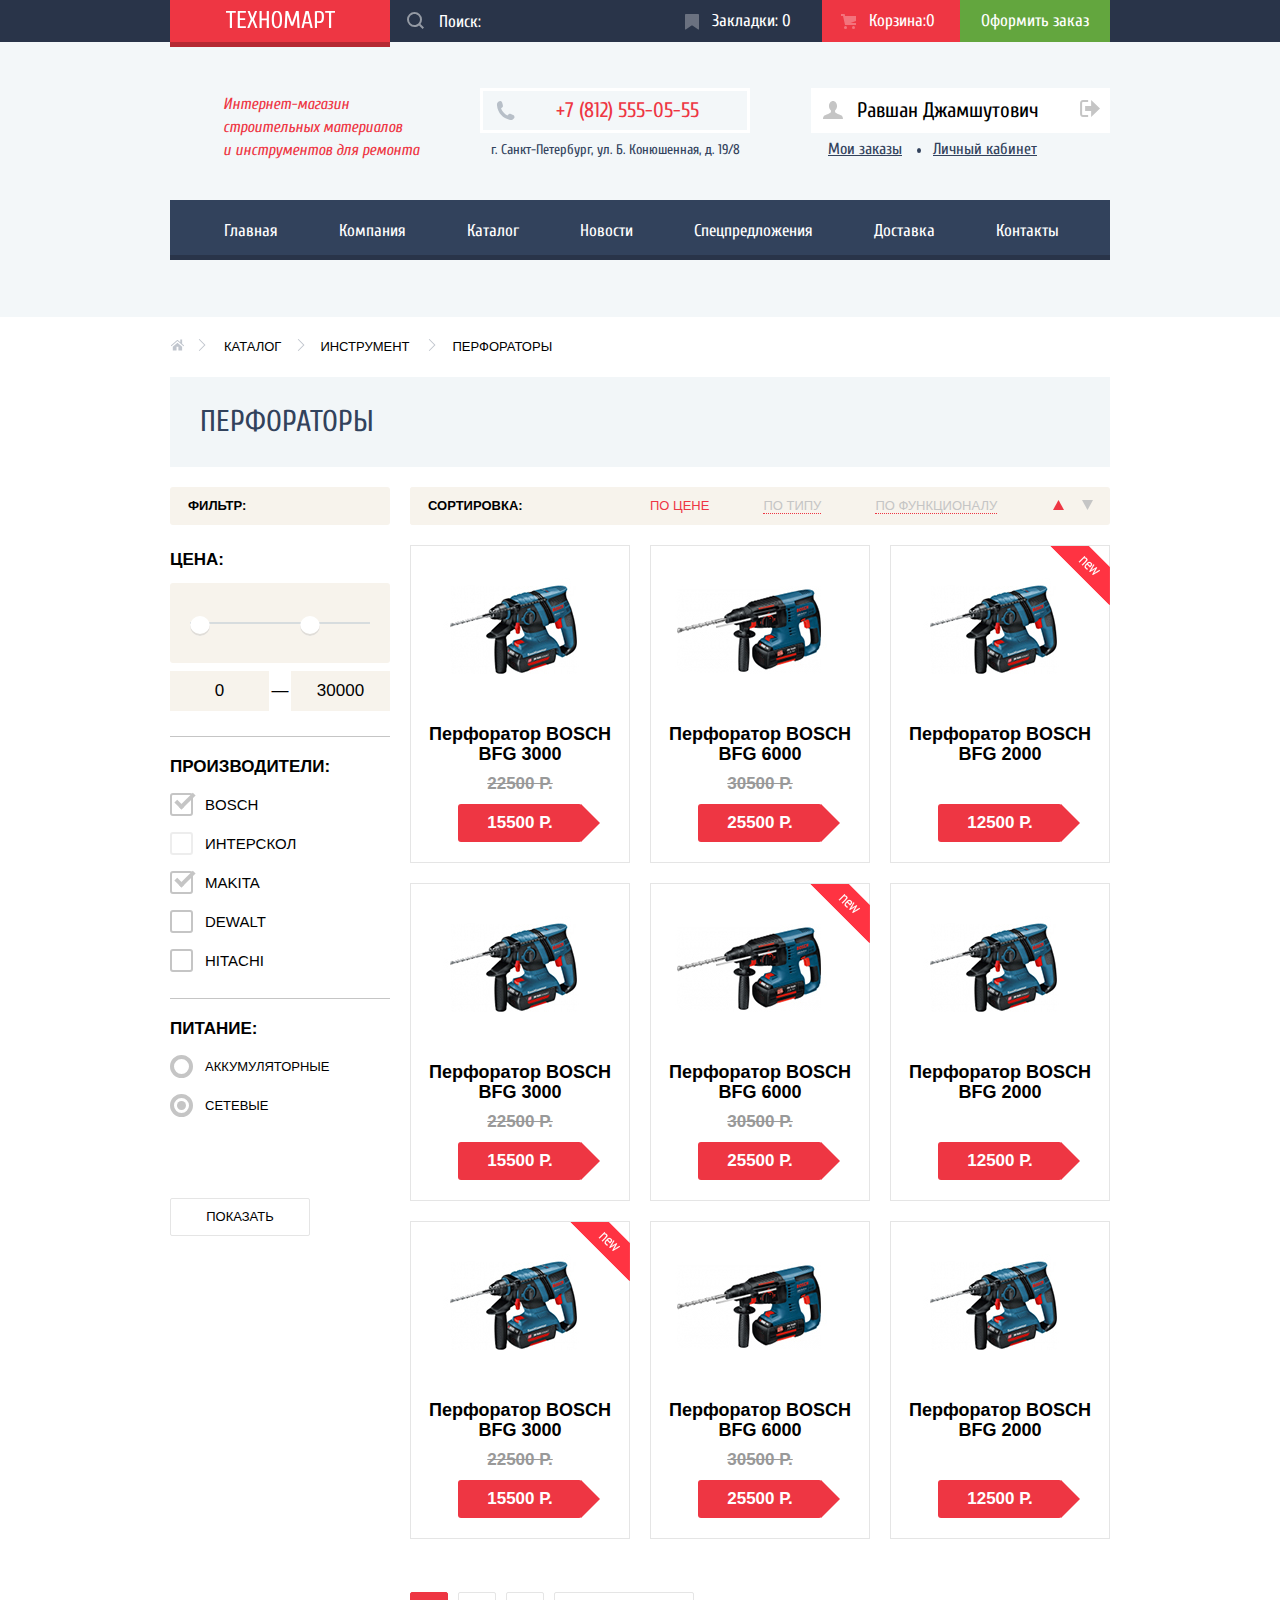
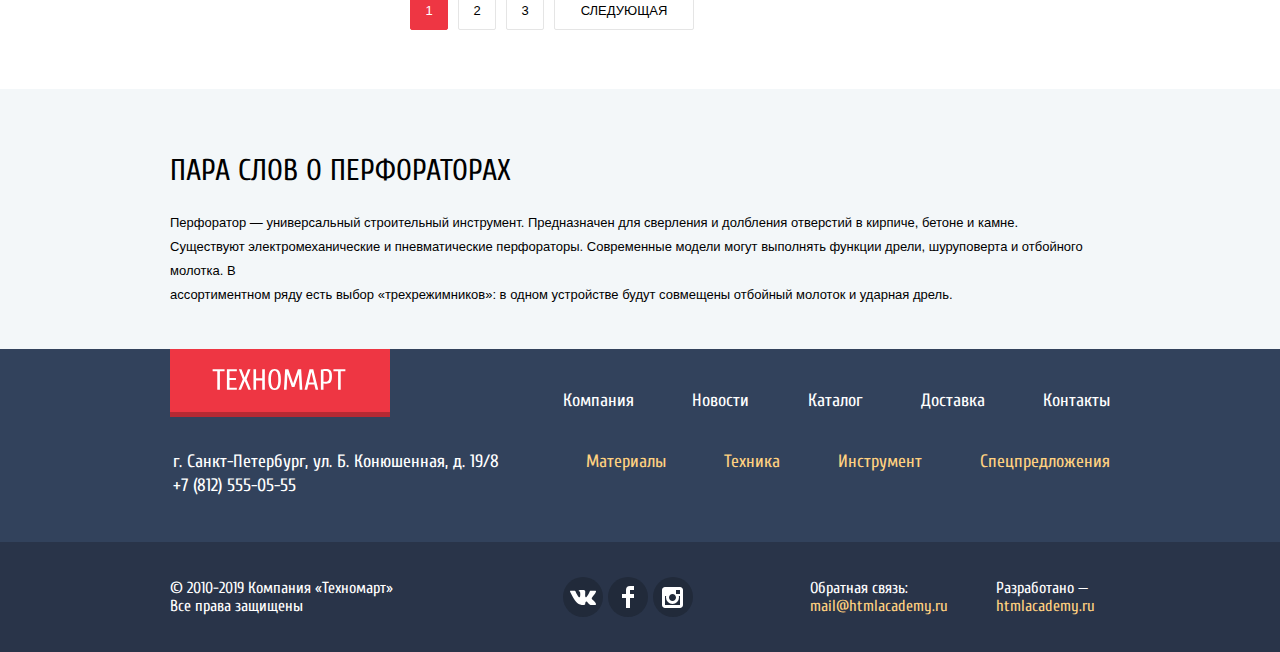
<file: catalog.html>
<!DOCTYPE html>
<html lang="ru">


<head class="head">
  <meta charset="utf-8">
  <title>Техномарт - каталог</title>
  <link href="https://fonts.googleapis.com/css?family=Cuprum:400,400i,700&display=swap&subset=cyrillic" rel="stylesheet">
  <link href="css/normalize.css" rel="stylesheet">
  <link href="css/style.min.css" rel="stylesheet">


  <!-- <link rel="stylesheet" href="https://code.jquery.com/ui/1.12.1/themes/base/jquery-ui.css">

  <script src="https://code.jquery.com/jquery-3.4.1.min.js" integrity="sha256-CSXorXvZcTkaix6Yvo6HppcZGetbYMGWSFlBw8HfCJo=" crossorigin="anonymous"></script>

  <script src="https://code.jquery.com/ui/1.12.1/jquery-ui.min.js" integrity="sha256-VazP97ZCwtekAsvgPBSUwPFKdrwD3unUfSGVYrahUqU=" crossorigin="anonymous"></script> -->

</head>

<body>
  <header>

    <div class="top-nav-container">
      <div class="top-nav">
        <a class="logo" href="index.html" title="На главную"> <img src="img/logo-technomart.svg" width="109" height="19" alt="Техномарт"> </a>

        <label class="search">
          <input type="search" placeholder="Поиск:" class="search-field">
          <svg class="icon-search" xmlns="http://www.w3.org/2000/svg" width="17" height="17" viewBox="0 0 17 17">
            <path fill="inherit"
              d="M17 15.586l-3.542-3.542A7.465 7.465 0 0 0 15 7.5 7.5 7.5 0 1 0 7.5 15c1.71 0 3.282-.579 4.544-1.542L15.586 17 17 15.586zM2 7.5C2 4.467 4.467 2 7.5 2 10.532 2 13 4.467 13 7.5c0 3.032-2.468 5.5-5.5 5.5A5.506 5.506 0 0 1 2 7.5z"/>
          </svg>

        </label>

        <ul class="user-nav">
          <li>
            <a href="#" class="user-nav-li">
              <svg class="icon-bookmark" xmlns="http://www.w3.org/2000/svg" width="14" height="16" viewBox="0 0 14 16">
                <path fill="inherit" d="M14 15c0 .55-.368.741-.818.426l-5.363-3.765c-.45-.315-1.187-.315-1.637 0L.818 15.426C.368 15.741 0 15.55 0 15V1c0-.55.45-1 1-1h12c.55 0 1 .45 1 1v14z" /></svg>
              Закладки: 0 </a>
          </li>
          <li>
            <a href="#" class="cart">
              <svg class="icon-cart" xmlns="http://www.w3.org/2000/svg" width="15" height="15" viewBox="0 0 15 15">
                <circle fill="#inherit" cx="4.5" cy="13.5" r="1.5" />
                <circle fill="#inherit" cx="12.5" cy="13.5" r="1.5" />
                <path fill="#inherit" d="M15 2H4.07l-.422-2H0v2h2.031l1.985 9H15V9H9.441L15 6.951z" /></svg>
              Корзина: <span class="cart-number"> 0 </span> </a> </li>
          <li> <a href="#" class="order"> Оформить заказ </a> </li>
        </ul>
      </div>
    </div>

    <div class="lightblue">
      <div class="login-container">

        <div class="description">
          Интернет-магазин <br>
          строительных материалов<br>
          и инструментов для ремонта
        </div>

        <div>
          <a href="tel:+78125550555" aria-label="Позвонить" class="border-phone"> <img src="img/icon-phone.svg" width="19" height="19" alt="Позвонить" class="icon-phone">+7 (812) 555-05-55</a>

          <div class="address"> г. Санкт-Петербург, ул. Б. Конюшенная, д. 19/8
          </div>
        </div>

        <div class="container-profile">

          <p class="login-name">
            <a href="#profile" class="user"> <svg class="icon-user" xmlns="http://www.w3.org/2000/svg" width="20" height="18" viewBox="0 0 20 18">
                <path fill="inherit"
                  d="M17.881 14.166c-2.144-.735-4.256-1.666-5.207-2.39-.657-.501-.77-1.618-.517-2.415 1.118-.903 1.864-2.477 1.864-4.278C14.021 2.276 12.221 0 10 0S5.979 2.276 5.979 5.083c0 1.801.746 3.374 1.863 4.277.253.798.141 1.915-.517 2.416-.95.724-3.063 1.654-5.207 2.39S0 18 0 18h20s.025-3.099-2.119-3.834z" />
              </svg> Равшан Джамшутович
            </a>
            <a href="#logout" class="logout"> <svg class="icon-logout" aria-label="Выйти" xmlns="http://www.w3.org/2000/svg" width="21" height="17" viewBox="0 0 21 17">
                <g fill="inherit">
                  <path fill="inherit" d="M21 8.5L12.125 0v6h-6v5h6v6z" />
                  <path fill="inherit" d="M3.106 13.952V3.048c.018-.376.171-1.057 1.01-1.057h5.027V0H4.116C1.938 0 1.112 1.81 1.087 3.027v10.946C1.112 15.189 1.938 17 4.116 17h5.027v-1.99H4.116c-.839 0-.992-.683-1.01-1.058z" />
                </g>
              </svg>
            </a>
          </p>

          <ul class="profile-list-underline">
            <li class="underline-orders"> <a href="#">Мои заказы</a></li>
            <li class="underline-2"> <a href="#">Личный кабинет </a> </li>
          </ul>
        </div>
      </div>

      <nav class="container-main-nav">
        <ul class="main-navigation">
          <li> <a class="main-nav-a" href="index.html"> Главная</a> </li>
          <li> <a class="main-nav-a" href="#"> Компания </a> </li>
          <li> <a>Каталог</a> </li>
          <li> <a class="main-nav-a" href="#">Новости</a> </li>
          <li> <a class="main-nav-a" href="#">Спецпредложения </a> </li>
          <li> <a class="main-nav-a" href="#"> Доставка </a></li>
          <li> <a class="main-nav-a" href="#">Контакты </a></li>
        </ul>
      </nav>
    </div>
  </header>

  <main>
    <div class="breadcrumb">
      <a href="index.html"><img class="icon-home" src="img/icon-home.svg" alt="На главную" title="На главную" width="14" height="12"> </a>
      <a href="catalog.html" class="crumb-catalog">Каталог</a>
      <a href="#" class="crumb-tools">Инструмент </a>
      <a class="crumb-drill">Перфораторы </a>
    </div>

    <h1 class="catalog-title"> Перфораторы </h1>

    <div class="container-main">

      <section>
        <h4 class="filter-heading"> Фильтр: </h4>
        <form class="filter" method="post" action="https://echo.htmlacademy.ru">

        <div class="price-container">
          <h2 class="filter-title-price"> Цена: </h2>

          <div class="range-field">
            <div id="slider-range">

              <div class="range-thumb-left">
              </div>
              <div class="range-thumb-right">
              </div>
            </div>
          </div>

          <div class="price-diap">
            <label>
              <input type="text" name="price-min" id="amount1" value="0" readonly>
            </label>
            <span>—</span>
            <label>
              <input type="text" name="price-max" id="amount2" value="30000" readonly>
            </label>
          </div>

        </div>

          <div>
            <h2 class="filter-title"> Производители: </h2>
            <ul class="filter-list">
              <li>
                <label class="checkbox"> <input class="checkbox-filter" type="checkbox" checked value="Bosch" name="Bosch"> <span class="checkbox__icon"></span> Bosch </label>
              </li>
              <li>
                <label class="checkbox"><input type="checkbox" value="Интерскол" name="Интерскол" disabled> <span class="checkbox__icon" > </span>Интерскол </label>
              </li>
              <li>
                <label class="checkbox"><input type="checkbox" value="Makita" name="Makita" checked> <span class="checkbox__icon" ></span> Makita </label>
              </li>
              <li>
                <label class="checkbox"> <input type="checkbox" value="Dewalt" name="Dewalt" ><span class="checkbox__icon"></span> Dewalt </label>
              </li>
              <li>
                <label class="checkbox"><input type="checkbox" value="Hitachi" name="Hitachi"><span class="checkbox__icon"></span> Hitachi </label>
              </li>
            </ul>
          </div>
          <div class="container-filter-radio">
            <h2 class="filter-title"> Питание: </h2>

            <ul class="filter-list">
              <li>
                <label class="radio"> <input type="radio" value="Аккумуляторные" name="radio"> <span class="radio__icon"> </span> Аккумуляторные </label>
              </li>
              <li>
                <label class="radio"> <input type="radio" value="Сетевые" name="radio" checked> <span class="radio__icon"> </span> Сетевые </label>
              </li>
            </ul>
          </div>
          <input type="submit" value="Показать" class="button-form">
        </form>
      </section>

      <div class="items-container">

        <div class="sorting-container">
          <h4 class="filter-heading"> Сортировка: </h4>
          <div class="sorting">
            <ul class="ul-sorting">
              <li> <a href="#" class="sort-price sorting-active"> По цене </a> </li>
              <li> <a href="#" class="sort-type sort-a">По типу </a></li>
              <li> <a href="#" class="sort-functional sort-a">По функционалу </a></li>
            </ul>
            <a class="ascending sorting-active" href="#" aria-label="По возрастанию" title="По возрастанию"> <svg xmlns="http://www.w3.org/2000/svg" width="11" height="10" viewBox="0 0 11 10">
                <path fill="inherit" d="M5.5 0L0 10h11z" /></svg> </a>

            <a class="icon-dir descending" href="#" aria-label="По убыванию" title="По возрастанию"> <svg xmlns="http://www.w3.org/2000/svg" width="11" height="10" viewBox="0 0 11 10">
                <path fill="inherit" d="M5.5 10L0 0h11" /></svg> </a>
          </div>
        </div>

        <section class="items">
          <h3 class="hidden">Товары </h3>

          <article class="item-card">
            <img class="perf" src="img/perf_1.jpg" alt="Перфоратор BOSCH BFG 3000" width="218" height="170" title="BFG 3000">
            <h3 class="item-text"> Перфоратор BOSCH <br> BFG 3000 </h3>
            <span class="old-price">22500 Р.</span>
            <span class="price">15500 Р.</span>
            <div class="buy-item">
              <button class="buy"> <img src="img/icon-cart.svg" width="15" height="15" class="icon-cart-buy" alt="Купить"> Купить </button>
              <button class="bookmark"> В закладки </button>
            </div>
          </article>

          <article class="item-card">
            <img class="perf" src="img/perf_2.jpg" alt="Перфоратор BOSCH BFG 6000" width="218" height="170" title="BFG 6000">
            <h3 class="item-text"> Перфоратор BOSCH <br>BFG 6000 </h3>
            <span class="old-price">30500 Р.</span>
            <span class="price">25500 Р.</span>
            <div class="buy-item">
              <button class="buy"> <img src="img/icon-cart.svg" width="15" height="15" class="icon-cart-buy" alt="Купить"> Купить </button>
              <button class="bookmark"> В закладки </button>
            </div>
          </article>

          <article class="item-card">
            <img src="img/new-flag.png" class="new-flag" width="60" height="59" alt="new">
            <img class="perf" src="img/perf_3.jpg" alt="Перфоратор BOSCH BFG 2000" width="218" height="170" title="BFG 2000">
            <h3 class="item-text"> Перфоратор BOSCH <br>BFG 2000 </h3>
            <span class="old-price unvisible">00000 Р.</span>
            <span class="price">12500 Р.</span>
            <div class="buy-item">
              <button class="buy"><img src="img/icon-cart.svg" alt="Купить" width="15" height="15" class="icon-cart-buy"> Купить </button>
              <button class="bookmark"> В закладки </button>
            </div>
          </article>

          <article class="item-card">
            <img class="perf" src="img/perf_1.jpg" alt="Перфоратор BOSCH BFG 3000" width="218" height="170" title="BFG 3000">
            <h3 class="item-text"> Перфоратор BOSCH <br> BFG 3000 </h3>
            <span class="old-price">22500 Р.</span>
            <span class="price">15500 Р.</span>
            <div class="buy-item">
              <button class="buy"><img src="img/icon-cart.svg" width="15" height="15" class="icon-cart-buy" alt="Купить"> Купить </button>
              <button class="bookmark"> В закладки </button>
            </div>
          </article>

          <article class="item-card">
            <img src="img/new-flag.png" class="new-flag" width="60" height="59" alt="new">
            <img class="perf" src="img/perf_2.jpg" alt="Перфоратор BOSCH BFG 6000" width="218" height="170" title="BFG 6000">
            <h3 class="item-text"> Перфоратор BOSCH <br> BFG 6000 </h3>
            <span class="old-price">30500 Р.</span>
            <span class="price">25500 Р.</span>
            <div class="buy-item">
              <button class="buy"> <img src="img/icon-cart.svg" width="15" height="15" class="icon-cart-buy" alt="Купить"> Купить </button>
              <button class="bookmark"> В закладки </button>
            </div>
          </article>

          <article class="item-card">
            <img class="perf" src="img/perf_3.jpg" alt="Перфоратор BOSCH BFG 2000" width="218" height="170" title="BFG 2000">
            <h3 class="item-text"> Перфоратор BOSCH <br> BFG 2000 </h3>
            <span class="old-price unvisible">00000 Р.</span>
            <span class="price">12500 Р.</span>
            <div class="buy-item">
              <button class="buy"> <img src="img/icon-cart.svg" width="15" height="15" class="icon-cart-buy" alt="Купить"> Купить </button>
              <button class="bookmark"> В закладки </button>
            </div>
          </article>

          <article class="item-card">
            <img src="img/new-flag.png" class="new-flag" width="60" height="59" alt="new">
            <img class="perf" src="img/perf_1.jpg" alt="Перфоратор BOSCH BFG 3000" width="218" height="170" title="BFG 3000">
            <h3 class="item-text"> Перфоратор BOSCH <br> BFG 3000 </h3>
            <span class="old-price">22500 Р.</span>
            <span class="price">15500 Р.</span>
            <div class="buy-item">
              <button class="buy"> <img src="img/icon-cart.svg" width="15" height="15" class="icon-cart-buy" alt="Купить"> Купить </button>
              <button class="bookmark"> В закладки </button>
            </div>
          </article>

          <article class="item-card">
            <img class="perf" src="img/perf_2.jpg" alt="Перфоратор BOSCH BFG 6000" width="218" height="170" title="BFG 6000">
            <h3 class="item-text"> Перфоратор BOSCH <br> BFG 6000 </h3>
            <span class="old-price">30500 Р.</span>
            <span class="price">25500 Р.</span>
            <div class="buy-item">
              <button class="buy"> <img src="img/icon-cart.svg" width="15" height="15" class="icon-cart-buy" alt="Купить"> Купить </button>
              <button class="bookmark"> В закладки </button>
            </div>
          </article>
          <article class="item-card">
            <img class="perf" src="img/perf_3.jpg" alt="Перфоратор BOSCH BFG 2000" width="218" height="170" title="BFG 2000">
            <h3 class="item-text"> Перфоратор BOSCH <br> BFG 2000 </h3>
            <span class="old-price unvisible">00000 Р.</span>
            <span class="price">12500 Р.</span>
            <div class="buy-item">
              <button class="buy"> <img src="img/icon-cart.svg" width="15" height="15" class="icon-cart-buy" alt="Купить"> Купить </button>
              <button class="bookmark"> В закладки </button>
            </div>
          </article>
        </section>
        <div>
          <ul class="pages">
            <li> <a href="#" class="active-page page1"> 1 </a> </li>
            <li> <a href="#" class="page-number page2"> 2 </a> </li>
            <li> <a href="#" class="page-number page3"> 3 </a> </li>
            <li> <a href="#" class="page-next"> Следующая </a> </li>
          </ul>
        </div>
      </div>
    </div>
  </main>

  <div class="lightblue">
    <article class="some-words">
      <h2 class="some-words-title"> Пара слов о перфораторах </h2>
      <p>
        Перфоратор — универсальный строительный инструмент. Предназначен для сверления и долбления отверстий в кирпиче, бетоне и камне. <br>
        Существуют электромеханические и пневматические перфораторы. Современные модели могут выполнять функции дрели, шуруповерта и отбойного молотка. В <br> ассортиментном ряду есть выбор «трехрежимников»: в одном устройстве будут совмещены
        отбойный молоток и ударная дрель.
      </p>

    </article>
  </div>

  <footer>
    <div class="footer">
      <div class="container-footer-logo">
        <a class="logo-footer" href="index.html" title="На главную">
          <img src="img/logo-technomart.svg" width="136" height="21" alt="Техномарт"> </a>
        <p class="footer-address">
          г. Санкт-Петербург, ул. Б. Конюшенная, д. 19/8 <br>
          <a href="tel:+78125550555"> +7 (812) 555-05-55 </a>
        </p>
      </div>

      <div class="container-footer-nav">
        <ul class="white-nav">
          <li> <a href="#">Компания </a> </li>
          <li> <a href="#">Новости</a> </li>
          <li> <a href="catalog.html">Каталог</a> </li>
          <li> <a href="#"> Доставка </a></li>
          <li> <a href="#">Контакты </a></li>
        </ul>
        <ul class="beige-list">
          <li> <a href="#">Материалы</a> </li>
          <li> <a href="#">Техника </a></li>
          <li> <a href="#">Инструмент </a></li>
          <li> <a href="#">Спецпредложения </a> </li>
        </ul>
      </div>
    </div>

    <div class="container-bottom">
      <div class="bottom">
        <div class="reserved">
          © 2010-2019 Компания «Техномарт» <br>
          Все права защищены
        </div>
        <div>
          <ul class="list-icon">
            <li>
              <a class="icon-footer" href="#" aria-label="Техномарт Вконтакте"> <img src="img/icon-vk.svg" alt="Vk" title="Мы в Vk" width="26" height="15"> </a>
            </li>
            <li>
              <a class="icon-footer" href="#" aria-label="Техномарт в Facebook">
                <img src="img/icon-fb.svg" alt="Facebook" title="Мы в Facebook" width="12" height="22"> </a>
            </li>
            <li>
              <a class="icon-footer" href="#" aria-label="Техномарт в Instagram"><img src="img/icon-insta.svg" alt="Instagram" title="Мы в Instagram" width="21" height="21"> </a>
            </li>
          </ul>
        </div>
        <div class="container-contacts">
          <div> Обратная связь: <br>
            <a href="mailto:mail@htmlacademy.ru" class="beige"> mail@htmlacademy.ru </a>
          </div>
          <div>
            Разработано — <br>
            <a href="https://htmlacademy.ru" class="beige">htmlacademy.ru </a>
          </div>
        </div>
      </div>
    </div>

  </footer>

  <div class="modal-cart">

    <div class="red-line"> </div>
    <button class="close-modal-cart"> <img src="img/icon-close.svg" width="21" height="21" title="Закрыть"> </button>
    <div class="added">
      <img src="img/icon-mark.svg" width="66" height="66" class="green-mark" alt="Добавлено">
      Товар добавлен в корзину!
    </div>

    <div class="modal-buttons">
      <a href="#" class="red-button button-in-modal"> Оформить заказ </a>
      <button class="white-button continueShopping"> Продолжить покупки </button>
    </div>
  </div>

  <script src="js/script-catalog.min.js" defer></script>


</body>

</html>
</file>
<file: css/style.min.css>
body {margin: 0;padding: 0;font-family: "PT Sans", Helvetica, sans-serif;font-size: 13px;line-height: 24px;font-weight: 400;color: #000000;background-color: #ffffff;}a {text-decoration: none;color: inherit;}.top-nav li {list-style-type: none;}.profile-list li {list-style-type: none;}.main-navigation li {list-style-type: none;}.container-main-nav {padding-bottom: 40px;width: 940px;margin: 0 auto;display: flex;}.filter li {list-style-type: none;}.footer li {list-style-type: none;}.bottom li {list-style-type: none;}.top-nav {font-family: "Cuprum",Arial, sans-serif;font-size: 17px;line-height: 18px;color: #ffffff;background-color: #293449;width: 940px;}.logo img {padding: 10px;}.logo-index img {padding: 10px;}.logo-index {background-color: #ee3643;text-align: center;width: 220px;box-shadow: 0px 5px 0 0 #b52933;}.logo {background-color: #ee3643;text-align: center;width: 220px;box-shadow: 0px 5px 0 0 #b52933;}.logo:hover, .logo-footer:hover {background-color: #ca2c37;}.logo:active, .logo-footer:active {background-color: #ba2732;}input[type="search"] {font-family: "Cuprum",Arial, sans-serif;font-size: 17px;line-height: 18px;background: transparent;border: none;padding-top: 13px;padding-bottom: 12px;width: 100%;outline: none;}input[type="search"]::-webkit-input-placeholder {color: #ffffff;}input[type="search"]::-moz-placeholder {color: #ffffff;}input[type="search"]::-ms-input-placeholder {color: #ffffff;}.main-navigation {font-family: "Cuprum",Arial, sans-serif;font-size: 17px;line-height: 17px;color: #ffffff;background-color: #32425c;padding-left: 23px;padding-right: 20px;display: flex;justify-content: space-around;flex-direction: row;flex-wrap: wrap;min-height: 60px;box-shadow: inset 0 -5px 0 0 #293449;align-items: center;margin-top: 0;width: 100%;}.main-nav-a:hover {background-color: #293449;}.main-nav-a:active {background-color: #1d2739;color: rgba(255, 255, 255, 0.5);}.main-navigation a {padding: 20px;}.icon {}.description {font-family: "Cuprum",Arial, sans-serif;font-style: italic;font-size: 16px;line-height: 23px;color: #ee3643;margin-left: 53px;padding-top: 5px;}.address {font-family: "Cuprum", Arial, sans-serif;font-size: 14px;line-height: 24px;color: #32425c;text-align: center;margin-top: 5px;}.lightblue {background-color: #f3f7f9;width: 100%;margin: 0 auto;}.border-phone {width: 264px;height: 39px;font-family: "Cuprum",Arial, sans-serif;font-size: 21px;line-height: 21px;color: #ee3643;border: 3px solid #ffffff;display: flex;justify-content: flex-start;align-items: center;}.icon-phone {margin-right: 41px;margin-left: 13px;}.login {font-family: "Cuprum", Arial, sans-serif;font-size: 21px;line-height: 21px;background-color: #ffffff;width: 121px;height: 45px;display: flex;align-items: center;justify-content: flex-start;}.login-name {font-family: "Cuprum",Arial, sans-serif;font-size: 21px;line-height: 21px;background-color: #ffffff;width: 299px;height: 45px;display: flex;align-items: center;justify-content: space-between;margin: 0;}.user {display: flex;align-items: center;}.icon-logout {padding: 10px;fill: #c5c5c5;}.icon-user {margin: 13px 14px 14px 12px;fill: #c5c5c5;}.user:hover .icon-user {fill: #32425c;}.user:active .icon-user {color: #000000;opacity: 0.3;}.user:active {color: #000000;opacity: 0.3;}.logout:hover .icon-logout {fill: #32425c;}.logout:active .icon-logout {color: #000000;opacity: 0.3;}.icon-login {margin: auto 14px;fill: #c5c5c5;}.login:hover {color: #ee3643;}.login:active {color: #c5c5c5;}.login:hover .icon-login {fill: #32425c;}.login:active .icon-login {fill: #c5c5c5;}.login-reg {font-family: "Cuprum", Arial, sans-serif;font-size: 21px;line-height: 21px;background-color: #ffffff;width: 150px;height: 45px;display: flex;align-items: center;justify-content: center;}.login-reg:hover {color: #ee3643;}.login-reg:active {color: #c5c5c5;}h1, h2 {font-family: "Cuprum", Arial,sans-serif;font-size: 30px;line-height: 30px;text-transform: uppercase;margin: 0;}.about {display: flex;flex-direction: column;justify-content: space-between;}.about p {font-family: inherit;font-size: 13px;line-height: 24px;margin-top: 20px;margin-bottom: 18px;}.list li {list-style-type: none;padding-top: 4.5px;}.list {font-family: "Cuprum",Arial, sans-serif;font-size: 18px;line-height: 20px;}.red-button {font-family: "Cuprum", Arial, sans-serif;font-size: 14px;line-height: 18px;text-transform: uppercase;color: #ffffff;background-color: #ee3643;border: none;border-radius: 3px;display: block;text-align: center;padding: 10px;box-sizing: border-box;}.button-in-modal {min-width: 220px;height: 38px;margin-right: 20px;}.button-in-section {min-width: 253px;margin-right: 24px;height: 38px;}.button-about-company {width: 220px;min-height: 38px;}.button-write-us {min-width: 300px;height: 38px;}.section-blocks {margin: 62px auto 0;width: 940px;height: 409px;display: flex;flex-direction: column;justify-content: space-between;}.small-blocks {display: flex;justify-content: space-between;}.material-block {width: 300px;height: 123px;background-color: #ffbf47;font-family: "Cuprum", Arial, sans-serif;font-weight: bold;font-size: 24px;line-height: 30px;color: #ffffff;padding-top: 20px;padding-left: 20px;display: flex;flex-direction: row;justify-content: space-between;box-sizing: border-box;}.tin-paint {padding-right: 43px;padding-top: 10px;position: relative;}.new-flag-block {position: absolute;left: 27px;top: -20px;}.btn-in-block {width: 135px;height: 38px;display: flex;font-family: "Cuprum", Arial, sans-serif;font-size: 14px;line-height: 18px;text-transform: uppercase;justify-content: center;align-items: center;color: #ffffff;border: none;border-radius: 3px;background-color: rgba(0, 0, 0, 0.1);margin-top: 14px;margin-left: 2px;}.btn-in-block:hover {background-color: rgba(0, 0, 0, 0.2);cursor: pointer;}.btn-in-block:active {background-color: rgba(0, 0, 0, 0.3);}.btn-in-block:focus {outline: none;}.tools-block {width: 300px;height: 123px;background-color: #3bbce3;font-family: "Cuprum", Arial, sans-serif;font-weight: bold;font-size: 24px;line-height: 30px;color: #ffffff;padding-top: 20px;padding-left: 20px;display: flex;flex-direction: row;justify-content: space-between;box-sizing: border-box;}.drill-icon {padding-right: 28px;padding-top: 10px;position: relative;}.technic-block {width: 300px;height: 123px;background-color: #dc91d8;font-family: "Cuprum", Arial, sans-serif;font-weight: bold;font-size: 24px;line-height: 30px;color: #ffffff;padding-top: 20px;padding-left: 20px;display: flex;flex-direction: row;justify-content: space-between;box-sizing: border-box;}.technic-icon {padding-right: 28px;padding-top: 10px;position: relative;}.dif-blocks {display: flex;justify-content: space-between;width: 940px;height: 266px;}.dif-small-blocks {display: flex;flex-direction: column;justify-content: space-between;}.sale-block {width: 300px;height: 123px;background-color: #8ed78f;font-family: "Cuprum", Arial, sans-serif;font-weight: bold;font-size: 24px;line-height: 30px;color: #ffffff;padding-top: 20px;padding-left: 20px;display: flex;flex-direction: row;justify-content: space-between;box-sizing: border-box;}.sale-cart-icon {padding-right: 40px;padding-top: 8px;position: relative;}.delivery-block {width: 300px;height: 123px;background-color: #ffc047;font-family: "Cuprum", Arial, sans-serif;font-weight: bold;font-size: 24px;line-height: 30px;color: #ffffff;padding-top: 20px;padding-left: 20px;display: flex;flex-direction: row;justify-content: space-between;box-sizing: border-box;}.delivery-icon {padding-right: 28px;padding-top: 15px;position: relative;}.slider {width: 620px;height: 266px;position: relative;overflow: hidden;}.slider-field {width: 1240px;position: relative;left: 0;display: flex;}.container-indicator {position: absolute;top: 220px;left: 295px;z-index: 5;display: flex;}.indicator1, .indicator2 {width: 10px;height: 10px;border: 2px solid #fff;border-radius: 50%;background-color: #fff;box-sizing: border-box;margin-right: 10px;cursor: pointer;}.indicator-active {border: 2px solid #fff;border-radius: 50%;background-color: #ee3643;}.slide1 {position: relative;}.slide2 {position: relative;}.slide-about {position: absolute;font-family: "Cuprum", Arial, sans-serif;font-size: 18px;line-height: 24px;color: #ffffff;left: 0px;padding: 25px;}.slide-header {font-size: 36px;line-height: 36px;font-weight: bold;text-transform: uppercase;}.slide-right {position: absolute;left: 573px;top: 112px;z-index: 1;border: none;background: transparent;}.slide-left {position: absolute;left: 21px;top: 112px;z-index: 1;border: none;background: transparent;}.slide-right:hover, .slide-left:hover, .slide-left:focus, .slide-right:focus {cursor: pointer;opacity: 0.7;outline: none;}.slider-button {min-width: 195px;height: 38px;position: absolute;left: 25px;top: 206px;z-index: 5;}.popular-section {width: 940px;margin: 53px auto 0 auto;}.section-header {height: 89px;background-color: #f9f5f0;display: flex;justify-content: space-between;align-items: center;}.section-header h3 {font-family: "Cuprum", Arial, sans-serif;font-size: 30px;line-height: 30px;font-weight: 400;color: #32425c;text-transform: uppercase;margin-left: 30px;}.section-header button {width: 253px;margin-right: 24px;}.popular-items {display: flex;flex-direction: row;justify-content: space-between;align-items: flex-start;flex-wrap: wrap;margin-top: 20px;margin-bottom: 1px;}.popular-companies {display: flex;flex-direction: row;justify-content: space-between;align-items: stretch;flex-wrap: wrap;margin-top: 20px;padding-left: 0;}.company-card {width: 218px;min-height: 143px;display: flex;justify-content: center;align-items: center;border: 1px solid #e5e5e5;margin-top: 0px;margin-right: 0px;margin-bottom: 20px;margin-left: 0px;}.company-card a {width: 100%;height: 100%;display: flex;justify-content: center;align-items: center;}.company-card:hover {box-shadow: 0 10px 25px rgba(41, 52, 73, 0.5);cursor: pointer;}.company-card:active {box-shadow: 0 4px 10px rgba(41, 52, 73, 0.5);cursor: pointer;opacity: 0.3;}.service-section {width: 100%;height: 520px;background-color: #f4f7f9;margin-top: 65px;}.service-header {width: 940px;padding-top: 65px;padding-bottom: 64px;margin: 0 auto;}.service-header h3 {font-family: "Cuprum", Arial, sans-serif;font-weight: 400;font-size: 30px;line-height: 30px;text-transform: uppercase;margin: 0;}.service-header p {font-family: "PT Sans", Helvetica, sans-serif;font-weight: 400;font-size: 13px;line-height: 24px;margin-top: 27px;margin-bottom: 0;}.service-detail {width: 940px;height: 284px;display: flex;flex-direction: row;align-items: flex-start;margin: 0 auto;}.delivery-icon-bg {padding: 0;background: url("img/delivery-icon.png") no-repeat bottom right;}.guarantee-icon {padding: 0;background: url("img/guarantee-icon.png") no-repeat bottom right;}.credit-icon {padding: 0;background: url("img/credit-icon.png") no-repeat bottom right;}.credit-button {width: 195px;margin-top: 25px;}.service-detail h4 {font-family: "Cuprum", Arial, sans-serif;font-size: 36px;line-height: 36px;text-transform: uppercase;margin-top: 0;margin-bottom: 25px;color: #32425c;}.service-list {width: 222px;list-style-type: none;padding: 0;margin: 0 98px 0 0;display: flex;flex-direction: column;}.service-list button {background-color: transparent;border: none;font: inherit;color: inherit;}.service-list li {width: 100%;font-family: "Cuprum", Arial,sans-serif;font-size: 21px;line-height: 30px;font-weight: bold;background-color: #32425c;color: #ffffff;height: 61px;margin: 0;display: flex;align-items: center;padding-left: 15px;box-shadow: inset -4px 2px 3px rgba(41, 52, 73, 1);border: 1px solid #405069;}.service-list li:hover, .service-list li:active, .service-list li:focus {background-color: #ffffff;color: #32425c;box-shadow: none;border: #ffffff;cursor: pointer;outline: none;}.delivery {display: block;animation: appear 1s;}.guarantee {display: none;animation: appear 1s;}.credit {display: none;animation: appear 1s;}@keyframes appear {0% {transform: scale(1, 0.1) }100% {transform: scale(1, 1);}}.divMap:hover {cursor: pointer;}.map-mini {overflow: hidden;margin-top: 23px;margin-bottom: 33px;position: relative;}.map-mini a {width: 300px;height: 158px;}.map-mini img {margin: -196px -15px -130px -650px;}.close-map {width: 21px;height: 21px;background-color: transparent;border: none;position: absolute;top: -297px;left: 595px;}.close-map:hover, .close-map:active, .close-map:focus {outline: none;cursor: pointer;}.footer {font-family: "Cuprum", Arial, sans-serif;font-size: 18px;line-height: 24px;color: #ffffff;background-color: #32425c;min-height: 193px;}.beige {color: #ffd180;}.container-bottom {background-color: #293449;width: 100%;}.bottom {font-family: "Cuprum", Arial, sans-serif;font-size: 16px;line-height: 18px;min-height: 110px;color: #ffffff;background-color: #293449;display: flex;justify-content: space-between;align-items: center;}.icon-footer {display: flex;align-items: center;justify-content: center;background-color: #212a3a;border-radius: 50%;width: 40px;height: 40px;margin-right: 5px;}.container-contacts {display: flex;justify-content: space-between;margin-right: 15px;width: 285px;}.modal-write-us {font-family: "Cuprum", Arial, sans-serif;font-size: 18px;line-height: 18px;width: 620px;height: 430px;background-color: #ffffff;position: fixed;left: 50%;top: 50%;transform: translate(-50%, -50%);box-shadow: 0 20px 40px rgba(41, 52, 73, 0.75);display: none;animation: modal 0.4s 1 ease;}.modal-error {animation: modalerror 0.4s 1 ease;}.write-us input {font-family: "PT Sans",Helvetica, sans-serif;font-size: 13px;line-height: 18px;color: #a9a9a9;padding: 15px;border: 2px solid #dee3e4;border-radius: 3px;box-sizing: border-box;}.text-field textarea:hover, .write-us input:hover {border-color: #b5b5b5;outline: none;}.text-field textarea:active, .text-field textarea:focus, .write-us input:active, .write-us input:focus {outline: none;border-color: #ee3643;}.write-us {display: flex;width: auto;height: 423px;flex-direction: column;justify-content: space-between;align-items: center;margin: auto;}.container-input {display: flex;width: 460px;flex-direction: row;justify-content: space-between;margin-top: 48px;}.container-input input {width: 220px;height: 39px;margin-top: 10px;}.text-field textarea {width: 460px;height: 115px;margin-top: 10px;font-family: "PT Sans", Helvetica, sans-serif;font-size: 13px;line-height: 18px;color: #a9a9a9;padding: 15px;border: 2px solid #dee3e4;border-radius: 3px;box-sizing: border-box;resize: none;}.btn-background {background-color: #f4f4f4;height: 112px;width: 100%;display: flex;align-items: center;justify-content: center;}.button-send {min-width: 460px;height: 38px;margin: 0;}@keyframes modal {from {top: 0%;}to {top: 50%;}}@keyframes modalerror {0% {left: 50%;}25% {left: 55%;}75% {left: 45%;}100% {left: 50%;}}.underline-orders {text-decoration: underline;font-family: "Cuprum", Arial, sans-serif;font-size: 16px;line-height: 18px;color: #32425c;margin-right: 15px;margin-left: 17px;margin-top: 7px;}.underline-2 {text-decoration: underline;font-family: "Cuprum", Arial,sans-serif;font-size: 16px;line-height: 18px;color: #32425c;margin-left: 0;margin-top: 7px;}.underline-2 ::before {content: "";display: inline-block;vertical-align: middle;background-color: #32425c;height: 5px;width: 4px;border-radius: 50%;margin-right: 12px;margin-left: 0;}.underline-orders:hover, .underline-2:hover {color: #ee3643;}.underline-orders:active, .underline-2:active {color: #000000;opacity: 0.3;}.breadcrumb {font-family: inherit;font-size: 13px;line-height: 18px;text-transform: uppercase;display: flex;justify-content: flex-start;align-items: center;width: 940px;height: 60px;margin: 0 auto;}.icon-home {margin-right: 14px;}.crumb-catalog::before {content: url("img/icon-right-small.svg");display: inline-block;vertical-align: middle;margin-right: 18px;}.crumb-tools::before {content: url("img/icon-right-small.svg");display: inline-block;vertical-align: middle;margin-right: 15px;margin-left: 16px;}.crumb-drill::before {content: url("img/icon-right-small.svg");display: inline-block;vertical-align: middle;margin-right: 17px;margin-left: 18px;}.catalog-title {color: #32425c;background-color: #f2f6f8;height: 90px;padding-left: 30px;width: 910px;margin: 0 auto;display: flex;align-items: center;font-weight: 400;}.filter-title {font-family: inherit;font-size: 17px;line-height: 30px;}.filter-title-price {font-family: inherit;font-size: 17px;line-height: 30px;}.button-form {font-family: inherit;font-size: 13px;line-height: 18px;text-transform: uppercase;background-color: #ffffff;border: 1px solid #e5e5e5;border-radius: 2px;width: 140px;height: 38px;margin-top: 60px;}.button-form:hover, .white-button:hover {cursor: pointer;border: 1px solid #b5b5b5;}.button-form:active, .white-button:active {outline: none;border: 1px solid #ee3643;}.button-form:focus, .white-button:focus {outline: none;}.checkbox {display: flex;justify-content: flex-start;align-items: center;cursor: pointer;text-transform: uppercase;font-size: 15px;line-height: 20px;color: #000000;}.checkbox>input[type="checkbox"] {position: absolute;opacity: 0;z-index: -1;}.checkbox__icon {position: relative;display: block;width: 19px;height: 19px;border: 2px solid #c5c5c5;border-radius: 3px;margin-right: 12px;margin-top: 8px;margin-bottom: 8px;}.checkbox__icon::after {display: none;content: "";position: absolute;top: calc(30% - 2px);left: 70%;width: 16px;height: 6px;border-bottom: 4px solid #c5c5c5;border-left: 4px solid #c5c5c5;transform: translate(-50%, -50%) rotate(-45deg);}input[type="checkbox"]:checked~.checkbox__icon::after {display: block;}.checkbox:hover .checkbox__icon, .checkbox:active .checkbox__icon {border-color: #b5b5b5;}.checkbox:hover .checkbox__icon::after, .checkbox:active .checkbox__icon::after {border-color: #b5b5b5;}.radio {display: flex;justify-content: flex-start;align-items: center;cursor: pointer;text-transform: uppercase;color: #000000;}.radio>input[type="radio"] {position: absolute;opacity: 0;z-index: -1;}.radio__icon {position: relative;display: block;width: 15px;height: 15px;border: 4px solid #c5c5c5;border-radius: 50%;margin-right: 12px;margin-top: 8px;margin-bottom: 8px;}.radio__icon::after {display: none;content: "";position: absolute;top: 20%;left: 20%;width: 9px;height: 9px;background-color: #c5c5c5;border-radius: 50%;}input[type="radio"]:checked~.radio__icon::after {display: block;}.radio:hover .radio__icon, .radio:active .radio__icon {border-color: #b5b5b5;}.radio:hover .radio__icon::after, .radio:active .radio__icon::after {background-color: #b5b5b5;}input[type="radio"]:disabled+.radio__icon, input[type="radio"]:disabled+.radio__icon::after {opacity: 0.3;}input[type="radio"]:disabled+.radio {opacity: 0.3;}input[type="checkbox"]:disabled+.checkbox__icon, input[type="checkbox"]:disabled+.checkbox__icon::after {opacity: 0.3;}input[type="checkbox"]:disabled+.checkbox {opacity: 0.3;}.filter-list {padding-left: 0;margin-top: 3px;}.filter-title::before {content: "";background-color: #c5c5c5;height: 1px;width: 220px;display: block;margin-bottom: 15px;}.container-filter-radio {margin-top: 18px;}.new-flag {position: absolute;left: 159px;top: 0px;width: 60px;height: 59px;}.item-card {position: relative;width: 218px;min-height: 316px;text-align: center;display: flex;flex-direction: column;justify-content: space-between;align-items: center;border: 1px solid #e5e5e5;margin-top: 0px;margin-right: 0px;margin-bottom: 20px;margin-left: 0px;}.price {font-family: inherit;font-weight: bold;font-size: 17px;line-height: 18px;color: #ffffff;width: 124px;height: 38px;background-color: #ee3643;border-radius: 3px;display: flex;align-items: center;justify-content: center;margin-top: 10px;margin-bottom: 20px;position: relative;}.price::after {content: "";display: inline-block;position: absolute;width: 0;height: 0;border-style: solid;border-width: 19px 0 19px 19px;border-color: transparent transparent transparent #ee3643;left: 99%;top:0px;}.old-price {font-family: inherit;font-weight: bold;font-size: 17px;line-height: 18px;color: #999999;text-decoration: line-through;}.unvisible {opacity: 0;}.item-text {font-family: inherit;font-weight: bold;font-size: 18px;line-height: 20px;margin: 7px auto 11px;}.icon-cart-buy {opacity: 0.3;margin-right: 20px;margin-bottom: 4px;margin-left: 14px;}.item-card:hover .buy-item {opacity: 1;}.item-card:hover .perf {opacity: 0;}.item-card:hover {box-shadow: 0 10px 25px rgba(41, 52, 73, 0.5);cursor: pointer;}.buy-item {position: absolute;opacity: 0;top: 45px;width: 135px;left: 50%;transform: translateX(-50%);z-index: 4;}.buy {display: flex;align-items: center;justify-content: flex-start;width: 135px;height: 38px;font-family: "Cuprum", Arial, sans-serif;font-weight: 400;font-size: 14px;line-height: 18px;color: #ffffff;background-color: #63a63e;border: none;border-radius: 3px;box-shadow: inset 0px -3px 0 0 #367315;text-transform: uppercase;margin-bottom: 8px;padding: 0;}.buy:hover {background-color: #5fbb2d;cursor: pointer;}.buy:hover .icon-cart-buy {fill: #ffffff;opacity: 1;}.buy:active {background-color: #518534;box-shadow: inset 0px -3px 0 0 #518534;outline: none;}.buy:focus {outline: none;}.buy:active .icon-cart-buy {fill: #ffffff;opacity: 1;}.bookmark {display: flex;align-items: center;justify-content: center;width: 135px;height: 38px;border-radius: 3px;font-family: "Cuprum",Arial, sans-serif;font-weight: 400;font-size: 14px;line-height: 18px;text-transform: uppercase;border: 3px solid #63a63e;background-color: #ffffff;color: #32425c;padding: 0;}.bookmark:hover {border-color: #32425c;cursor: pointer;}.bookmark:active {border-color: #c1c6ce;color: #32425c;opacity: 0.3;outline: none;}.bookmark:focus {outline: none;}.white-button {font-family: "Cuprum", Arial, sans-serif;font-weight: 400;font-size: 14px;line-height: 18px;text-transform: uppercase;border: none;border-radius: 3px;background-color: #ffffff;width: 220px;height: 38px;}.modal-background {background-color: #f1f1f1;}.order:hover {background-color: #5fbb2d;}.search {width: 270px;display: flex;position: relative;}.search:hover .icon-search {fill: #ffffff;opacity: 1;}.search-field {padding-left: 49px;color: #ffffff;}.search-field:focus, .search-field:active {background-color: #ffffff;color: #000000;}.search-field:focus+.icon-search {fill: #ee3643;}.icon-search {margin-top: 12px;margin-right: 13px;margin-bottom: 11px;margin-left: 17px;fill: #ffffff;opacity: 0.5;position: absolute;left: 0px;z-index: 4;}.search:hover, .user-nav-li:hover {background-color: #212a3a;}.user-nav-li:hover .icon-bookmark, .user-nav-li:hover .icon-cart {fill: #ffffff;opacity: 1;}.icon-bookmark {margin-top: 12px;margin-right: 13px;margin-bottom: 11px;margin-left: 17px;fill: #ffffff;opacity: 0.3;}.icon-cart {margin-top: 12px;margin-right: 13px;margin-bottom: 11px;margin-left: 17px;fill: #ffffff;opacity: 0.3;}.user-nav-li:active {background-color: #161d29;color: #8b8e94;}.user-nav-li:active .icon-bookmark, .user-nav-li:active .icon-cart {fill: #8b8e94;}.order:active {background-color: #518534;color: rgba(255, 255, 255, 0.5);}.top-nav {display: flex;flex-direction: row;margin: 0 auto;min-width: 940px;}.user-nav {padding-left: 0;display: flex;flex-direction: row;margin: 0;align-items: stretch;width: 450px;justify-content: flex-end;flex-wrap: wrap;}.user-nav-li {padding-right: 31px;height: 100%;display: flex;align-items: center;margin: 0;}.cart {padding-right: 25px;padding-left: 2px;height: 100%;display: flex;align-items: center;margin: 0;background-color: #ee3643;}.top-nav-container {width: 100%;background-color: #293449;height: 42px;margin: 0 auto;display: flex;}.login-container {display: flex;flex-direction: row;width: 940px;height: 112px;margin: 0 auto;align-items: flex-start;justify-content: space-between;padding-top: 46px;}.profile-list {padding: 0px;display: flex;flex-direction: row;align-items: center;width: 281px;justify-content: space-between;margin: 0;}.profile-list-underline {padding: 0px;display: flex;flex-direction: row;align-items: center;width: 281px;justify-content: flex-start;margin: 0;list-style-type: none;}.section-container {display: flex;flex-direction: row;width: 940px;margin: 0 auto;justify-content: space-between;padding-top: 82px;padding-bottom: 86px;}.container-footer-logo {display: flex;flex-direction: column;}.footer-address {padding-left: 3px;margin-top: 0px;}footer {width: 100%;background-color: #32425c;}.footer {width: 940px;margin: 0 auto;display: flex;justify-content: space-between;flex-direction: row;}.logo-footer img {padding: 20px 41px;}.logo-footer {display: block;background-color: #ee3643;width: 220px;height: 63px;box-shadow: 0px 5px 0 0 #b52933;margin-bottom: 38px;}.container-footer-nav {display: flex;flex-direction: column;align-items: flex-end;justify-content: flex-start;}.white-nav {width: 547px;display: flex;justify-content: space-between;padding-left: 0;margin-top: 40px;margin-bottom: 0;flex-wrap: wrap;}.beige-list {width: 524px;display: flex;justify-content: space-between;color: #ffd180;padding-left: 0;margin-top: 37px;flex-wrap: wrap;}.hidden {display: none;}.bottom {display: flex;flex-direction: row;width: 940px;margin: 0 auto;justify-content: space-between;align-items: center;}.list-icon {display: flex;padding-left: 0;}.reserved {display: flex;align-items: center;width: 230px;margin-right: 50px;}.container-profile {display: flex;flex-direction: column;}.container-main {display: flex;width: 940px;margin: 0 auto;justify-content: space-between;}.items-container {width: 700px;}.items {display: flex;flex-direction: row;justify-content: space-between;align-items: flex-start;flex-wrap: wrap;}.filter {width: 220px;}.filter-heading {font-family: "PT Sans", Helvetica, sans-serif;font-size: 13px;line-height: 18px;color: #000000;text-transform: uppercase;background-color: #f7f3ec;padding-top: 10px;padding-bottom: 10px;padding-left: 18px;margin-top: 20px;margin-bottom: 20px;border-radius: 3px;}.ul-sorting {list-style-type: none;padding-left: 0;display: flex;text-transform: uppercase;justify-content: flex-start;align-items: center;flex-wrap: wrap;}.ul-sorting a {margin-left: 0px;margin-right: 54px;line-height: 18px;}.ul-sorting li {flex-shrink: 0;}.sort-a {color: #c5c5c5;border-bottom: #ee3643 1px dotted;}.sort-a:hover {color: #000000;border-bottom: #ee3643 1px solid;}.sorting-container {display: flex;align-items: center;justify-content: space-between;background-color: #f7f3ec;height: 38px;margin-top: 20px;margin-bottom: 20px;border-radius: 3px;}.sorting {display: flex;justify-content: space-between;align-items: center;width: 460px;}.ascending, .descending {display: block;padding: 10px 17px 10px 0px;}.icon-dir {fill: #c5c5c5;}.icon-dir:hover {fill: #000000;cursor: pointer;}.sorting-active {fill: #ee3643;cursor: default;}ul .sorting-active {color: #ee3643;border-bottom: none;}.some-words {width: 940px;margin: 0 auto;padding: 67px 0 29px;margin-top: 46px;}.some-words-title {font-family: "Cuprum", Arial, sans-serif;font-size: 30px;line-height: 30px;font-weight: 400;margin-bottom: 25px;color: #000000;}.order {background-color: #63a63e;width: 150px;height: 100%;text-align: center;display: flex;align-items: center;margin: 0;justify-content: center;}.list {padding-left: 0;}.list li {padding-bottom: 15px;}.list li::before {content: "";display: inline-block;vertical-align: middle;background-color: #ee3643;height: 2px;width: 25px;margin-right: 6px;}.pages {display: flex;flex-direction: row;justify-content: flex-start;padding-left: 0;list-style-type: none;margin-top: 33px;}.page-number {border: 1px solid #e5e5e5;border-radius: 2px;height: 36px;min-width: 36px;line-height: 18px;display: flex;align-items: center;justify-content: center;margin-right: 10px;}.active-page {background-color: #ee3643;color: #ffffff;outline: none;border: 1px solid #ee3643;border-radius: 2px;height: 36px;min-width: 36px;line-height: 18px;display: flex;align-items: center;justify-content: center;margin-right: 10px;}.active-page:hover {cursor: default;}.service-list .active-li {background-color: #ffffff;color: #32425c;box-shadow: none;border-color: #ffffff;}.page-next {border: 1px solid #e5e5e5;border-radius: 2px;height: 36px;width: 138px;line-height: 18px;display: flex;align-items: center;justify-content: center;text-transform: uppercase;}.page-number:hover, .page-next:hover {border-color: #bdc6ca;}.page-number:active, .page-next:active {border-color: #ee3643 }.white-nav li:hover {text-decoration: underline;}.beige-list li:hover {text-decoration: underline;}.white-nav li:active {opacity: 0.5;text-decoration: none;}.beige-list li:active {opacity: 0.5;text-decoration: none;}.red-button:hover {background-color: #ca2c37;cursor: pointer;}.red-button:active {background-color: #ba2732;outline: none;}.red-button:focus {outline: none;}.container-contacts a:hover {text-decoration: underline;}.container-contacts a:active {color: #ee3643;text-decoration: none;}.list-icon a:hover, .list-icon a:active {background-color: #ee3643;}.modal-cart {width: 620px;height: 282px;background-color: #ffffff;display: flex;flex-direction: column;position: fixed;left: 50%;top: 50%;margin: auto;transform: translate(-50%, -50%);animation: modal 0.4s 1 ease;box-shadow: 0 20px 40px rgba(41, 52, 73, 0.75);z-index: 80;display: none;}.red-line {width: 100%;height: 7px;background-color: #ee3643;}.added {width: 100%;height: 168px;font-family: "Cuprum", Arial, sans-serif;font-size: 30px;line-height: 30px;display: flex;align-items: center;}.modal-buttons {width: 100%;height: 116px;background-color: #f1f1f1;display: flex;align-items: center;justify-content: center;}.close-modal-cart, .close-button {width: 21px;height: 21px;background-color: transparent;border: none;position: absolute;left: 585px;top: 15px;}.close-modal-cart:active, .close-modal-cart:hover, .close-button:active, .close-button:hover {outline: none;cursor: pointer;}.green-mark {margin-right: 31px;margin-left: 80px;}.range-field {display: flex;align-items: center;justify-content: center;background-color: #f7f3ec;height: 80px;margin: 8px 0;border-radius: 3px;}.price-diap {display: flex;align-items: center;justify-content: space-between;font-size: 17px;}.price-field {width: 95px;height: 38px;display: flex;align-items: center;justify-content: center;background-color: #f7f3ec;margin: 8px 0;border-radius: 3px;}.price-container {width: 220px;margin-bottom: 25px;}#amount1, #amount2 {width: 95px;height: 38px;background: #f7f3ec;border: none;text-align: center;cursor: default;}#amount1:focus, #amount2:focus {outline: none;}#slider-range {width: 180px;height: 2px;background-color: #d7dcde;border: none;text-align: center;position: relative;}.range-thumb-left {position: absolute;width: 20px;height: 20px;border-radius: 50%;border: none;background-color: #fff;box-shadow: inset 0px -2px 0 0 #e0ddd8;top: -0.5em;left: 0px;cursor: pointer;}.range-thumb-right {position: absolute;width: 20px;height: 20px;border-radius: 50%;border: none;background-color: #fff;box-shadow: inset 0px -2px 0 0 #e0ddd8;top: -0.5em;left: 110px;cursor: pointer;}#slider-range .ui-slider-handle:active, #slider-range .ui-slider-handle:focus {outline: none;}
</file>
